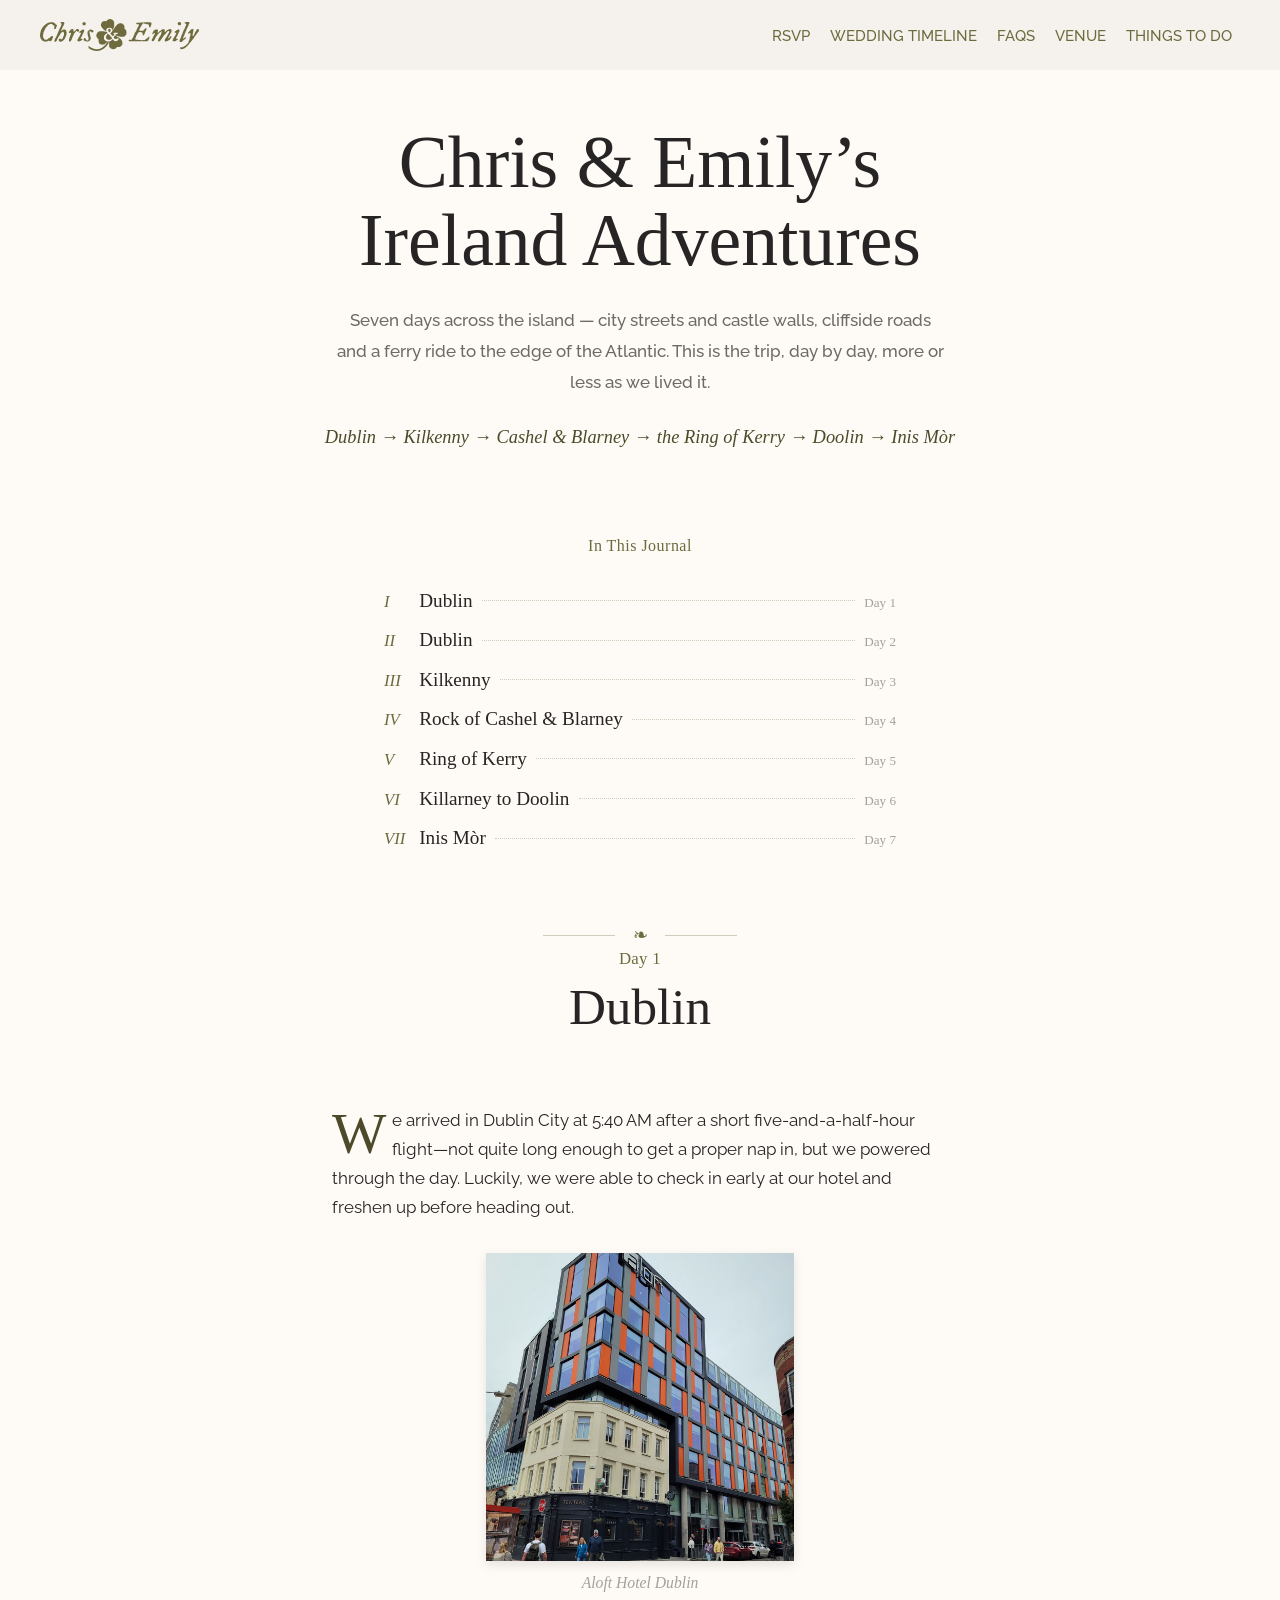
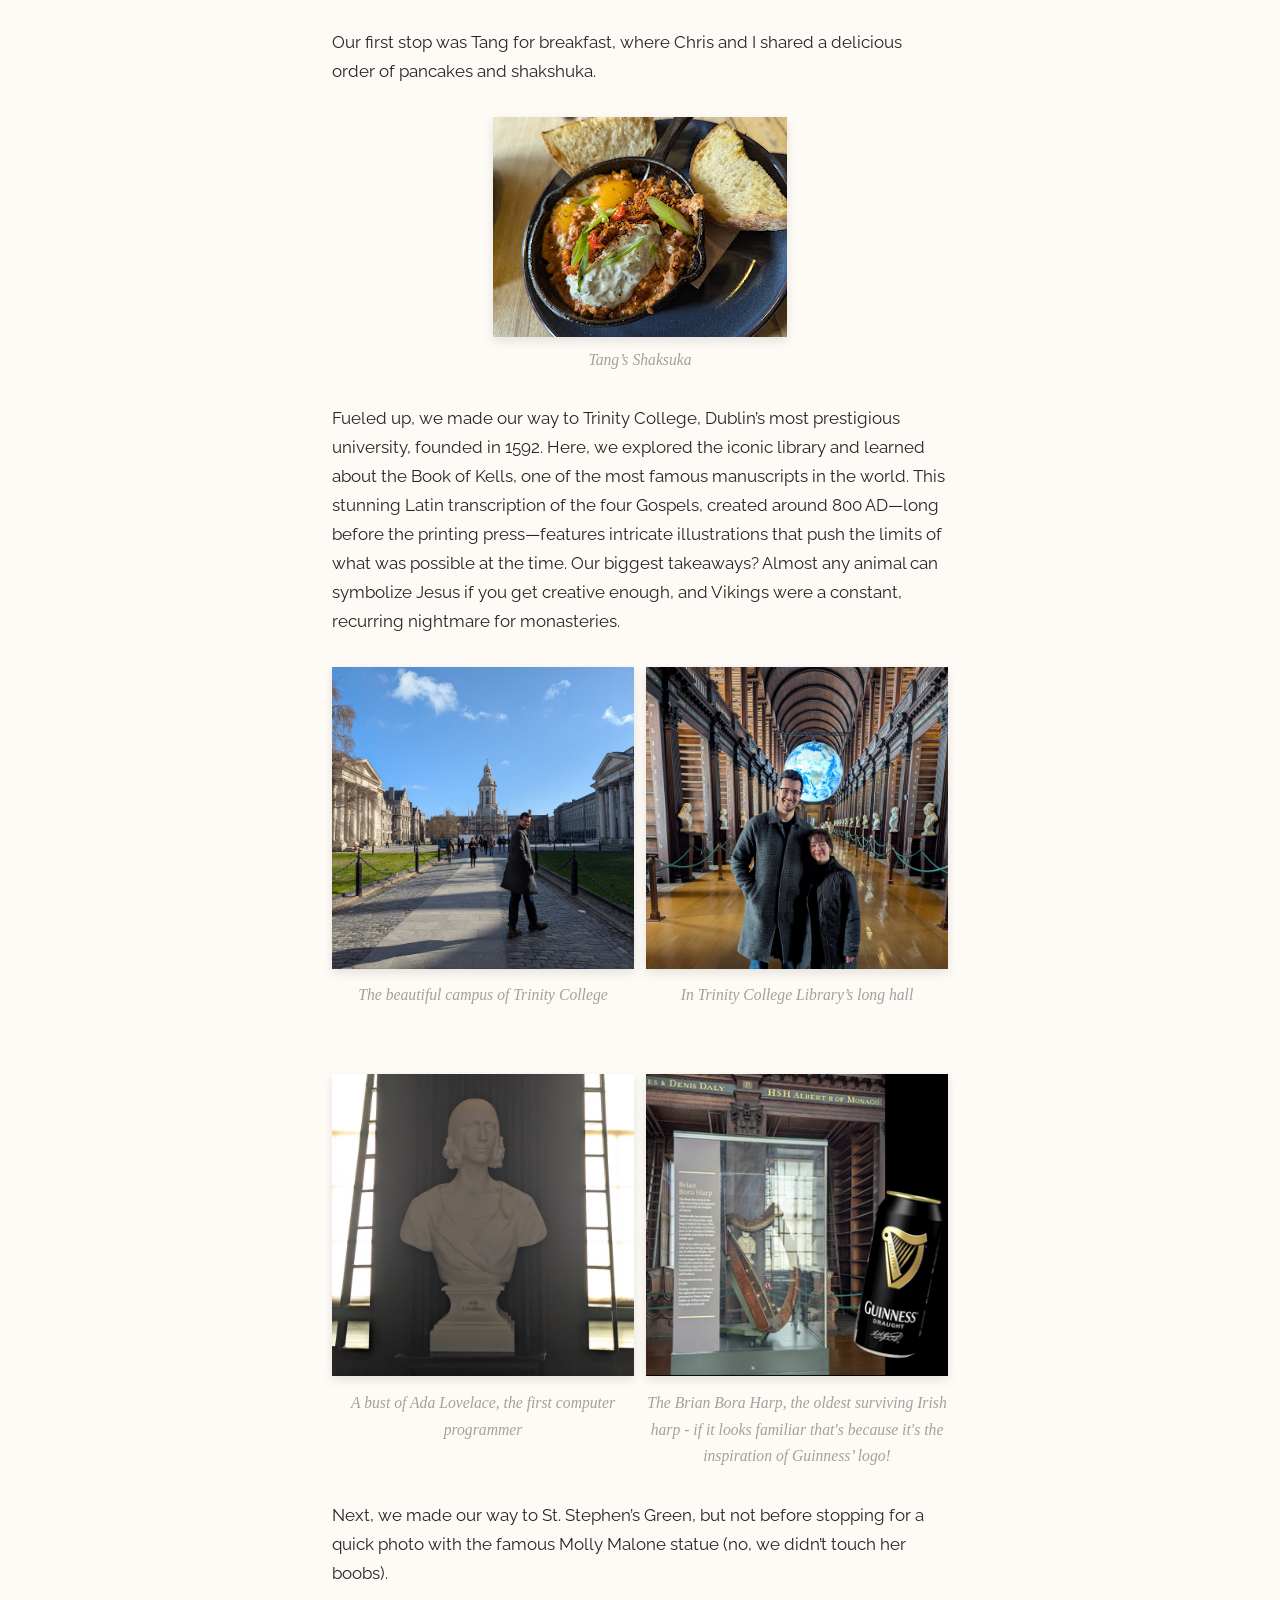
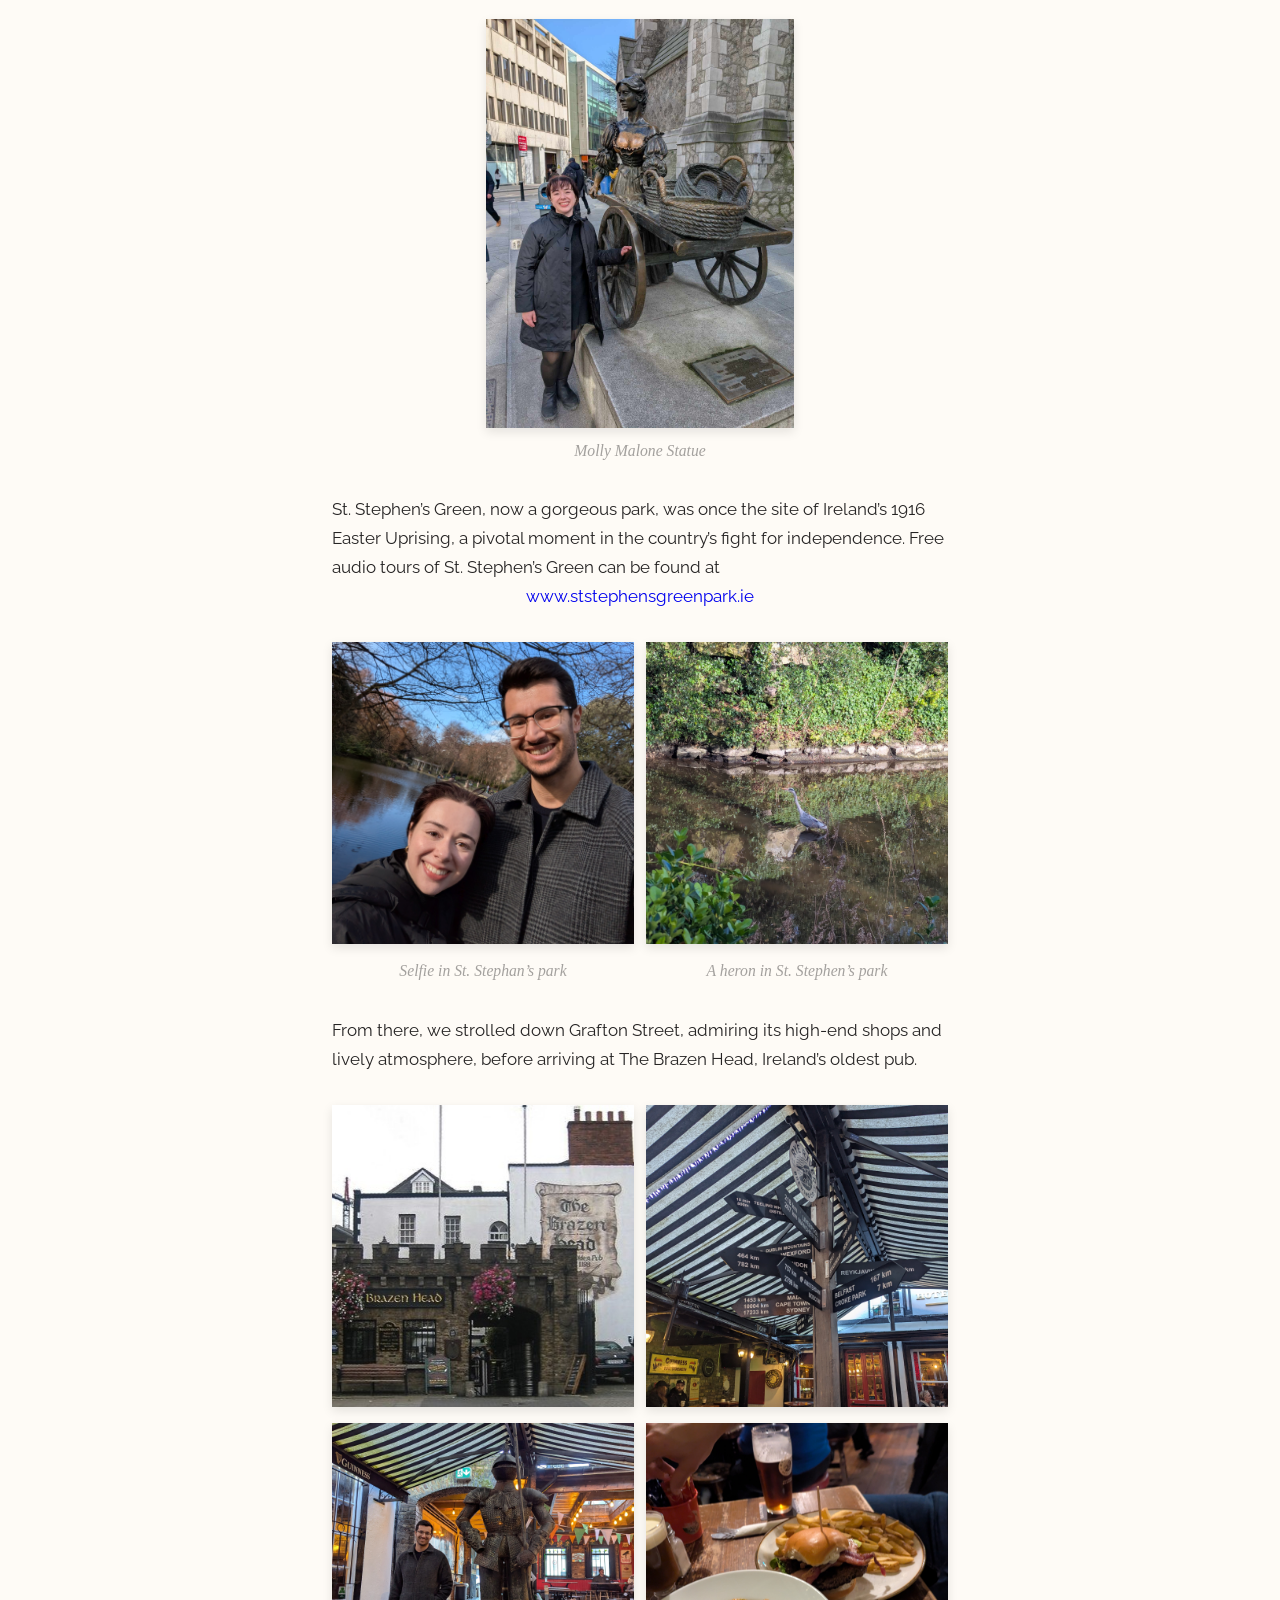
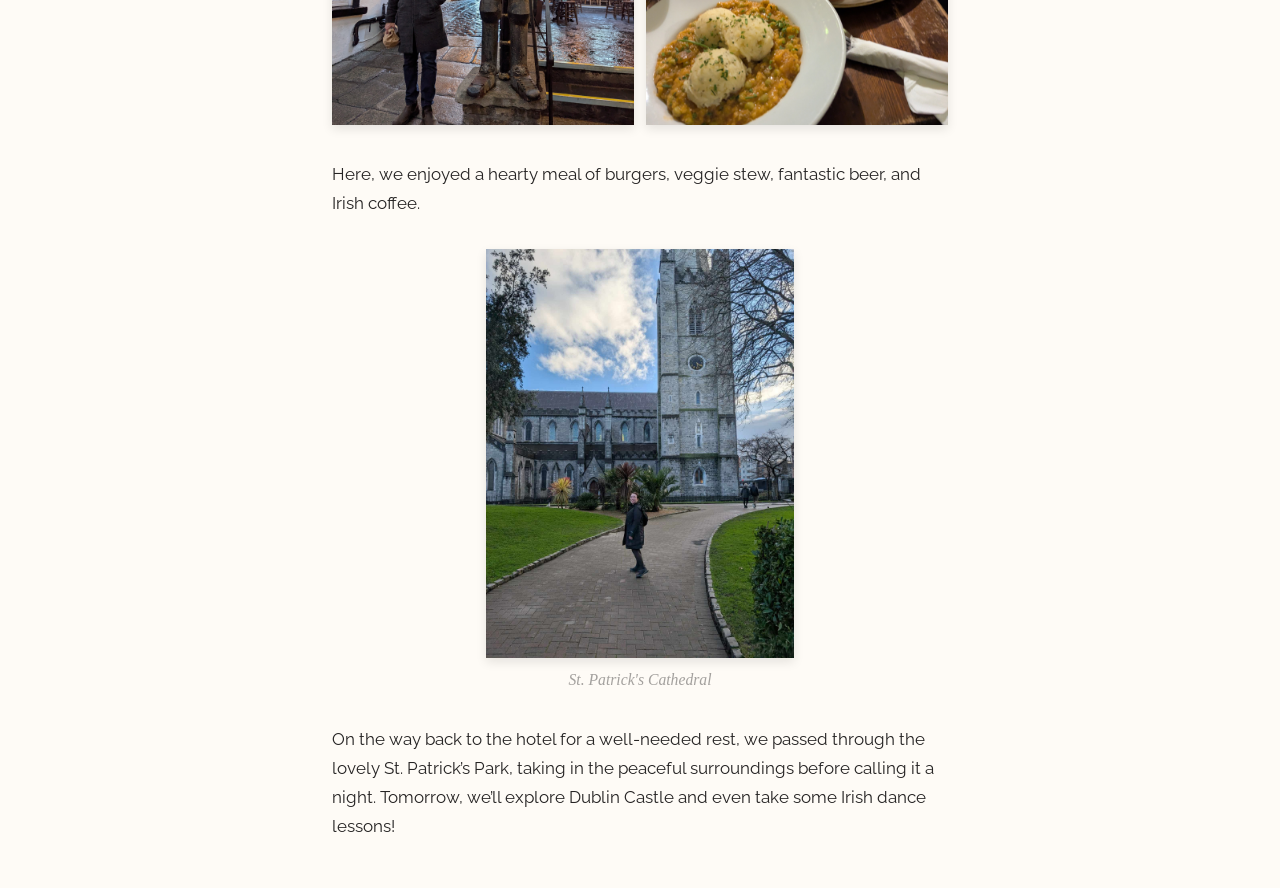
<file: pages/blog.html>
<!DOCTYPE html>
<html lang="en">
<head>
    <meta charset="UTF-8">
    <meta name="viewport" content="width=device-width, initial-scale=1.0">
    <title>Emily & Chris 2026 - FAQs</title>
    <meta name="description" content="Join us as we celebrate our wedding at Huntington Castle." />
    <link rel="stylesheet" href="../style.css">
    <!-- Google Fonts for Editorial Aesthetic -->
    <link rel="preconnect" href="https://fonts.googleapis.com">
    <link rel="preconnect" href="https://fonts.gstatic.com" crossorigin>
    <link href="https://fonts.googleapis.com/css2?family=Cormorant+Garamond:ital,wght@0,300..700;1,300..700&family=IM+Fell+English:ital@0;1&family=Raleway:ital,wght@0,100..900;1,100..900&display=swap" rel="stylesheet">    
    <!-- Favicons -->
    <link rel="icon" type="image/png" sizes="16x16" href="../assets/favicons/favicon-16x16.png">
    <link rel="icon" type="image/png" sizes="32x32" href="../assets/favicons/favicon-32x32.png">
    <link rel="icon" type="image/png" sizes="48x48" href="../assets/favicons/favicon-48x48.png">
    <!-- Open Graph / social + Google preview -->
    <meta property="og:title" content="Christopher & Emily's Wedding" />
    <meta property="og:description" content="Join us as we celebrate our wedding at Huntington Castle." />
    <meta property="og:image" content="https://emilyloveschris.ca/preview.jpg" />
    <meta property="og:url" content="https://emilyloveschris.ca" />
    <meta property="og:type" content="website" />
</head>
<body>

    <!-- Navigation Header -->
     <nav class="navbar">
        <div class="nav-container">
            <div class="nav-logo">
                <a href="../index.html#home"><img src="../assets/logo-dark.svg" alt="wedding logo"></a>
            </div>

            <!-- Links (Desktop) -->
            <div class="nav-links dark">
                <a href="https://forms.gle/PepUDhYXnFHb5H7n9">RSVP</a>
                <a href="../index.html#wedding-timeline" data-target="wedding-timeline">Wedding Timeline</a>
                <a href="../pages/faq.html" data-target="faq">FAQs</a>
                <a href="../index.htmlhttps://huntingtoncastle.com/our-story-1">Venue</a>
                <!--
                <a href="../index.html#bridal-party" data-target="bridal-party">Bridal Party</a>
                -->
                <a href="#local-guide" data-target="local-guide">Things to Do</a>
            </div>

            <!-- Mobile Menu Toggle Button -->
            <button class="mobile-menu-toggle" aria-label="Toggle navigation">
                <span class="bar dark"></span>
                <span class="bar dark"></span>
                <span class="bar dark"></span>
            </button>
        </div>

        <!-- Mobile Overlay Menu (Hidden by default) -->
        <div class="mobile-menu">
            <a href="https://forms.gle/PepUDhYXnFHb5H7n9">RSVP</a>
            <a href="../index.html#wedding-timeline" data-target="wedding-timeline">Wedding Timeline</a>
            <a href="../pages/faq.html" data-target="faq">FAQs</a>
            <a href="../index.htmlhttps://huntingtoncastle.com/our-story-1">Venue</a>
            <!--
            <a href="../index.html#bridal-party" data-target="bridal-party">Bridal Party</a>
            -->
            <a href="#local-guide" data-target="local-guide">Things to Do</a>
        </div>
    </nav>

    <!-- Main Content Wrapper -->
    <main>
      <header class="hero" id="local-guide">
        <h1>Chris &amp; Emily&#8217;s Ireland Adventures</h1>
        <p class="hero-intro">Seven days across the island — city streets and castle walls, cliffside roads and a ferry ride to the edge of the Atlantic. This is the trip, day by day, more or less as we lived it.</p>
        <p class="hero-route">Dublin &rarr; Kilkenny &rarr; Cashel &amp; Blarney &rarr; the Ring of Kerry &rarr; Doolin &rarr; Inis M&ograve;r</p>
      </header>

      <section class="toc" aria-label="Table of contents">
        <p class="toc-heading">In This Journal</p>
        <ol>
          <li><a href="#day-1-dublin"><span class="toc-num">I</span><span class="toc-place">Dublin</span><span class="toc-leader"></span><span class="toc-day">Day 1</span></a></li>
          <li><a href="#day-2-dublin"><span class="toc-num">II</span><span class="toc-place">Dublin</span><span class="toc-leader"></span><span class="toc-day">Day 2</span></a></li>
          <li><a href="#kilkenny"><span class="toc-num">III</span><span class="toc-place">Kilkenny</span><span class="toc-leader"></span><span class="toc-day">Day 3</span></a></li>
          <li><a href="#cashel-blarney"><span class="toc-num">IV</span><span class="toc-place">Rock of Cashel & Blarney</span><span class="toc-leader"></span><span class="toc-day">Day 4</span></a></li>
          <li><a href="#ring-of-kerry"><span class="toc-num">V</span><span class="toc-place">Ring of Kerry</span><span class="toc-leader"></span><span class="toc-day">Day 5</span></a></li>
          <li><a href="#killarney-doolin"><span class="toc-num">VI</span><span class="toc-place">Killarney to Doolin</span><span class="toc-leader"></span><span class="toc-day">Day 6</span></a></li>
          <li><a href="#inis-mor"><span class="toc-num">VII</span><span class="toc-place">Inis Mòr</span><span class="toc-leader"></span><span class="toc-day">Day 7</span></a></li>
        </ol>
      </section>

      <div class="chapter-divider">&#10087;</div>
      <section>
        <div class="chapter-header">
          <p class="eyebrow">Day 1</p>
          <h2 class="chapter-title">Dublin</h2>
        </div>
        <div class="chapter-body">
          <p class="lede">We arrived in Dublin City at 5:40 AM after a short five-and-a-half-hour flight—not quite long enough to get a proper nap in, but we powered through the day. Luckily, we were able to check in early at our hotel and freshen up before heading out.</p>
          <a>
            <img class="small" src="../assets/blog/day-1-dublin/alof.jpg" alt="Aloft Hotel Dublin" loading="lazy">
            <p class="caption">Aloft Hotel Dublin</p>
          </a>
          <p>Our first stop was Tang for breakfast, where Chris and I shared a delicious order of pancakes and shakshuka.</p>
          <a href="https://maps.app.goo.gl/AZdJFFhvA5KPd76DA">
            <img class="small" src="../assets/blog/day-1-dublin/17404203626543150980910872836258.jpg" alt="Dublin Day 1 Breakfast at Tang" loading="lazy">
            <p class="caption">Tang’s Shaksuka</p>
          </a>
          <p>Fueled up, we made our way to Trinity College, Dublin’s most prestigious university, founded in 1592. Here, we explored the iconic library and learned about the Book of Kells, one of the most famous manuscripts in the world. This stunning Latin transcription of the four Gospels, created around 800 AD—long before the printing press—features intricate illustrations that push the limits of what was possible at the time. Our biggest takeaways? Almost any animal can symbolize Jesus if you get creative enough, and Vikings were a constant, recurring nightmare for monasteries.</p>
          <div class="photo-block four">
            <div class="photo">
              <img src="../assets/blog/day-1-dublin/1000015374.jpg" alt="Trinity College Campus" loading="lazy">
              <p class="caption">The beautiful campus of Trinity College</p>
            </div>
            <div class="photo">
              <img src="../assets/blog/day-1-dublin/1000015379.jpg" alt="Trinity College's long hall" loading="lazy">
              <p class="caption">In Trinity College Library’s long hall</p>
            </div>
            <div class="photo">
              <img src="../assets/blog/day-1-dublin/1000015382.jpg" alt="Ada Lovelace" loading="lazy">
              <p class="caption">A bust of Ada Lovelace, the first computer programmer</p>
            </div>
            <div class="photo">
              <img src="../assets/blog/day-1-dublin/harp.png" alt="Irish Harp" loading="lazy">
              <p class="caption">The Brian Bora Harp, the oldest surviving Irish harp - if it looks familiar that's because it's the inspiration of Guinness’ logo!</p>
            </div>
          </div>
          <p>Next, we made our way to St. Stephen’s Green, but not before stopping for a quick photo with the famous Molly Malone statue (no, we didn’t touch her boobs).</p>
          <img class="small" src="../assets/blog/day-1-dublin/1000015424.jpg" alt="Molly Malone" loading="lazy">
          <p class="caption">Molly Malone Statue </p>
          <p>St. Stephen’s Green, now a gorgeous park, was once the site of Ireland’s 1916 Easter Uprising, a pivotal moment in the country’s fight for independence. Free audio tours of St. Stephen’s Green can be found at <a href="https://www.ststephensgreenpark.ie/audioguide/">www.ststephensgreenpark.ie</a></p>
          <div class="photo-block two">
            <div class="photo">
              <img src="../assets/blog/day-1-dublin/1000015404.jpg" alt="Stephen’s Park Shelfie" loading="lazy">
              <p class="caption">Selfie in St. Stephan’s park</p>
            </div>
            <div class="photo">
              <img src="../assets/blog/day-1-dublin/1000015400.jpg" alt="Heron in St. Stephan’s Park" loading="lazy">
              <p class="caption">A heron in St. Stephen’s park</p>
            </div>
          </div>
          <p>From there, we strolled down Grafton Street, admiring its high-end shops and lively atmosphere, before arriving at The Brazen Head, Ireland’s oldest pub.</p>
          <div class="photo-block four">
            <div class="photo">
              <img src="../assets/blog/day-1-dublin/1000015417.jpg" alt="The Brazen Inn Enterance" loading="lazy">
            </div>
            <div class="photo">
              <img src="../assets/blog/day-1-dublin/1000015416.jpg" alt="The Brazen Inn Sign" loading="lazy">
            </div>
            <div class="photo">
              <img src="../assets/blog/day-1-dublin/1000015414.jpg" alt="Chris & Knight at Brazen Inn" loading="lazy">
            </div>
            <div class="photo">
              <img src="../assets/blog/day-1-dublin/1000015407.jpg" alt="Brazen Inn Food" loading="lazy">
            </div>
          </div>
          <p>Here, we enjoyed a hearty meal of burgers, veggie stew, fantastic beer, and Irish coffee.</p>
          <img class="small" src="../assets/blog/day-1-dublin/1000015425.jpg" alt="St. Patrick's Cathedral " loading="lazy">
          <p class="caption">St. Patrick's Cathedral </p>
          <p>On the way back to the hotel for a well-needed rest, we passed through the lovely St. Patrick’s Park, taking in the peaceful surroundings before calling it a night. Tomorrow, we’ll explore Dublin Castle and even take some Irish dance lessons!</p>
        </div>

      </section>
    </main>

    <script src="../script.js"></script>
</body>
</html>
</file>
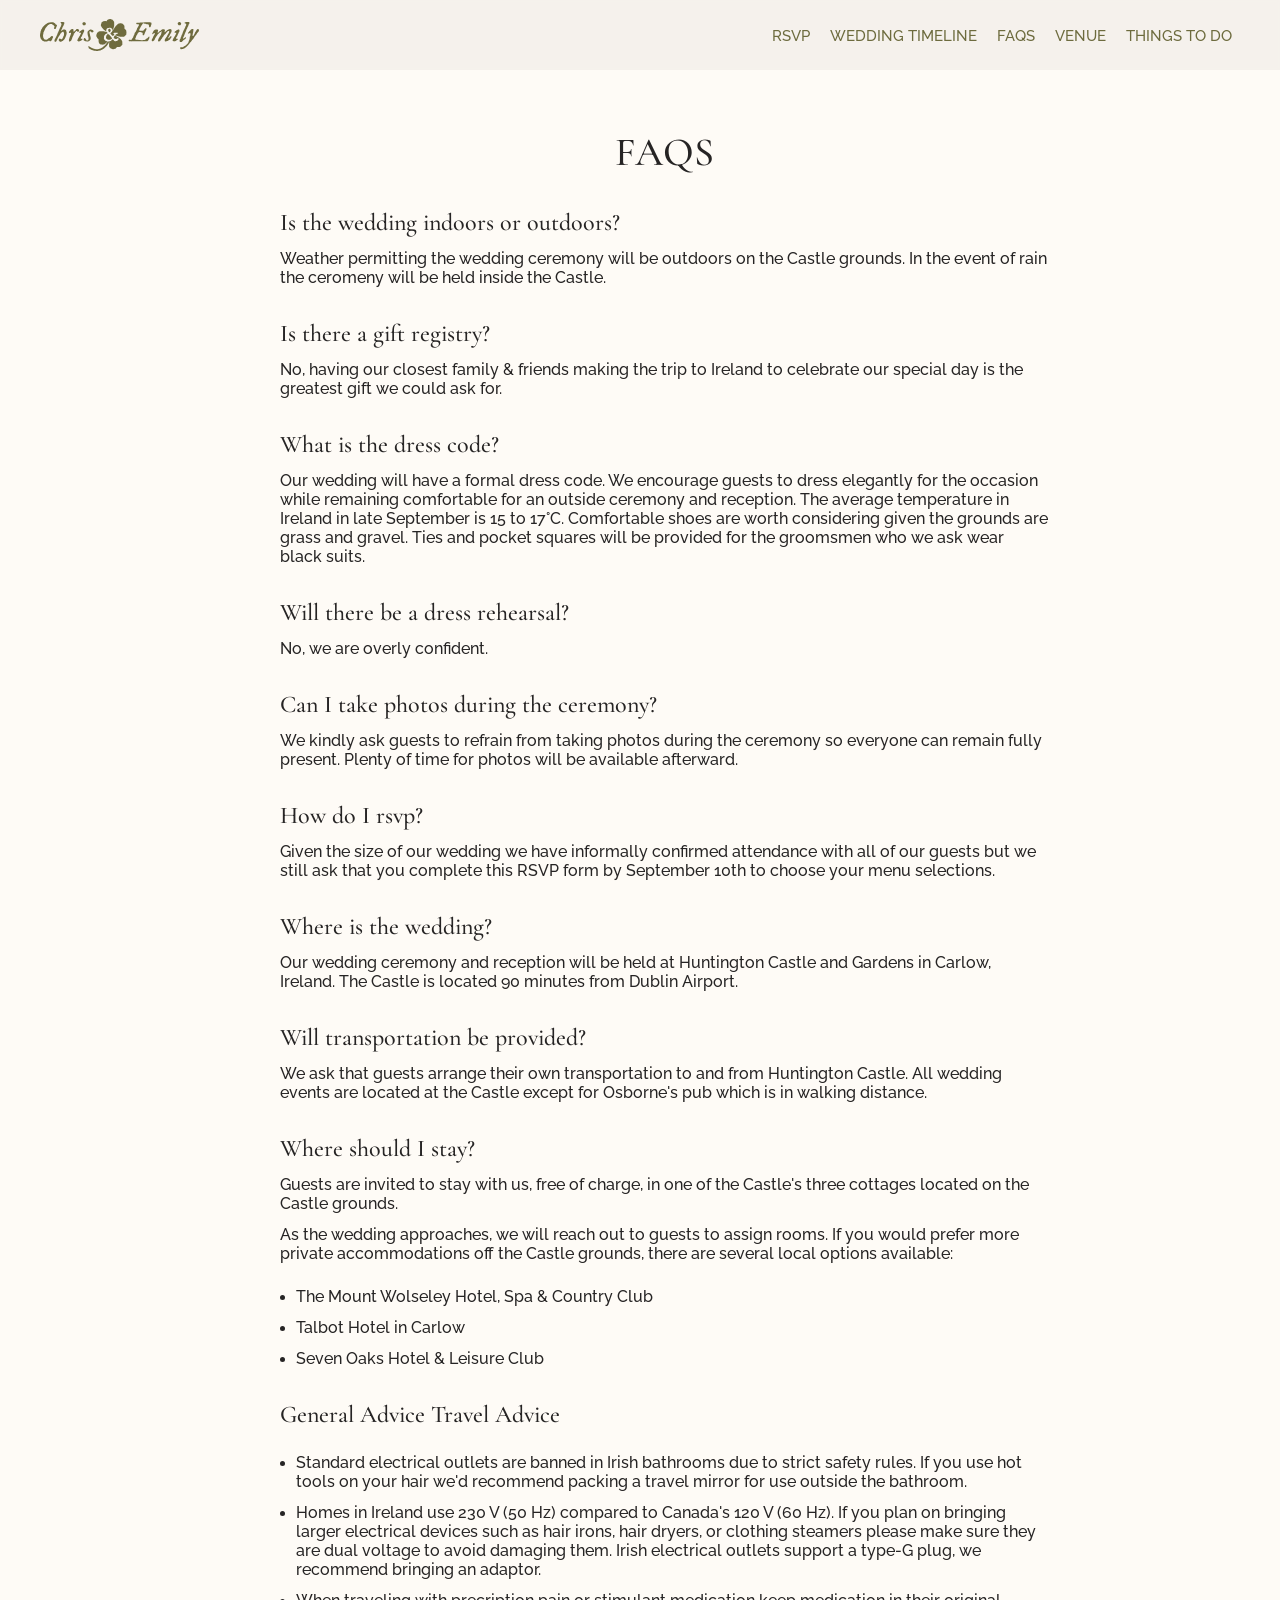
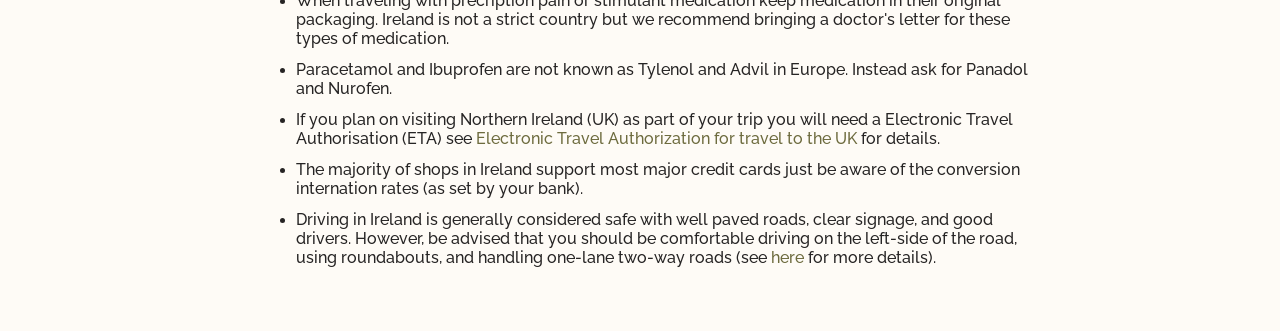
<file: pages/faq.html>
<!DOCTYPE html>
<html lang="en">
<head>
    <meta charset="UTF-8">
    <meta name="viewport" content="width=device-width, initial-scale=1.0">
    <title>Emily & Chris 2026 - FAQs</title>
    <meta name="description" content="Join us as we celebrate our wedding at Huntington Castle." />
    <link rel="stylesheet" href="../style.css">
    <!-- Google Fonts for Editorial Aesthetic -->
    <link rel="preconnect" href="https://fonts.googleapis.com">
    <link rel="preconnect" href="https://fonts.gstatic.com" crossorigin>
    <link href="https://fonts.googleapis.com/css2?family=Cormorant+Garamond:ital,wght@0,300..700;1,300..700&family=IM+Fell+English:ital@0;1&family=Raleway:ital,wght@0,100..900;1,100..900&display=swap" rel="stylesheet">    
    <!-- Favicons -->
    <link rel="icon" type="image/png" sizes="16x16" href="../assets/favicons/favicon-16x16.png">
    <link rel="icon" type="image/png" sizes="32x32" href="../assets/favicons/favicon-32x32.png">
    <link rel="icon" type="image/png" sizes="48x48" href="../assets/favicons/favicon-48x48.png">
    <!-- Open Graph / social + Google preview -->
    <meta property="og:title" content="Christopher & Emily's Wedding" />
    <meta property="og:description" content="Join us as we celebrate our wedding at Huntington Castle." />
    <meta property="og:image" content="https://emilyloveschris.ca/preview.jpg" />
    <meta property="og:url" content="https://emilyloveschris.ca" />
    <meta property="og:type" content="website" />
</head>
<body>

    <!-- Navigation Header -->
     <nav class="navbar">
        <div class="nav-container">
            <div class="nav-logo">
                <a href="../index.html#home"><img src="../assets/logo-dark.svg" alt="wedding logo"></a>
            </div>

            <!-- Links (Desktop) -->
            <div class="nav-links dark">
                <a href="https://forms.gle/PepUDhYXnFHb5H7n9">RSVP</a>
                <a href="../index.html#wedding-timeline" data-target="wedding-timeline">Wedding Timeline</a>
                <a href="#faq" data-target="faq">FAQs</a>
                <a href="../index.htmlhttps://huntingtoncastle.com/our-story-1">Venue</a>
                <!--
                <a href="../index.html#bridal-party" data-target="bridal-party">Bridal Party</a>
                -->
                <a href="../pages/blog.html#local-guide" data-target="local-guide">Things to Do</a>
            </div>

            <!-- Mobile Menu Toggle Button -->
            <button class="mobile-menu-toggle" aria-label="Toggle navigation">
                <span class="bar dark"></span>
                <span class="bar dark"></span>
                <span class="bar dark"></span>
            </button>
        </div>

        <!-- Mobile Overlay Menu (Hidden by default) -->
        <div class="mobile-menu">
            <a href="https://forms.gle/PepUDhYXnFHb5H7n9">RSVP</a>
            <a href="../index.html#wedding-timeline" data-target="wedding-timeline">Wedding Timeline</a>
            <a href="#faq" data-target="faq">FAQs</a>
            <a href="../index.htmlhttps://huntingtoncastle.com/our-story-1">Venue</a>
            <!--
            <a href="../index.html#bridal-party" data-target="bridal-party">Bridal Party</a>
            -->
            <a href="../pages/blog.html#local-guide" data-target="local-guide">Things to Do</a>
        </div>
    </nav>

    <!-- Main Content Wrapper -->
    <main>

        <!-- FAQ VIEW -->
        <section id="faq">
            <h1>FAQS</h1>
            <div class="question-block">
                <p class="question">Is the wedding indoors or outdoors?</p>
                <p class="answer">Weather permitting the wedding ceremony will be outdoors on the Castle grounds. In the event of rain the ceromeny will be held inside the Castle.</p>
            </div>
            <div class="question-block">
                <p class="question">Is there a gift registry?</p>
                <p class="answer">No, having our closest family & friends making the trip to Ireland to celebrate our special day is the greatest gift we could ask for.</p>
            </div>
            <div class="question-block">
                <p class="question">What is the dress code?</p>
                <p class="answer">Our wedding will have a formal dress code. We encourage guests to dress elegantly for the occasion while remaining comfortable for an outside ceremony and reception. The average temperature in Ireland in late September is 15 to 17°C. Comfortable shoes are worth considering given the grounds are grass and gravel. Ties and pocket squares will be provided for the groomsmen who we ask wear black suits.</p>
            </div>
            <div class="question-block">
                <p class="question">Will there be a dress rehearsal?</p>
                <p class="answer">No, we are overly confident.</p>
            </div>
            <div class="question-block">
                <p class="question">Can I take photos during the ceremony?</p>
                <p class="answer">We kindly ask guests to refrain from taking photos during the ceremony so everyone can remain fully present. Plenty of time for photos will be available afterward.</p>
            </div>
            <div class="question-block">
                <p class="question">How do I rsvp?</p>
                <p class="answer">Given the size of our wedding we have informally confirmed attendance with all of our guests but we still ask that you complete this RSVP form by September 10th to choose your menu selections.</p>
            </div>
            <div class="question-block">
                <p class="question">Where is the wedding?</p>
                <p class="answer">Our wedding ceremony and reception will be held at Huntington Castle and Gardens in Carlow, Ireland. The Castle is located 90 minutes from Dublin Airport.</p>
            </div>
            <div class="question-block">
                <p class="question">Will transportation be provided?</p>
                <p class="answer">We ask that guests arrange their own transportation to and from Huntington Castle. All wedding events are located at the Castle except for Osborne's pub which is in walking distance.</p>
            </div>
            <div class="question-block">
                <p class="question">Where should I stay?</p>
                <p class="answer">Guests are invited to stay with us, free of charge, in one of the Castle's three cottages located on the Castle grounds.</p>
                <p class="answer">As the wedding approaches, we will reach out to guests to assign rooms. If you would prefer more private accommodations off the Castle grounds, there are several local options available:</p>
                <ul>
                    <li><a href="https://secure.mountwolseley.ie/convert/site/Mount%20Wolseley%20Hotel%20Spa%20and%20Golf%20Resort/en/results.php?currency=EUR&partya=2&checkin=2026-09-22&nights=2"><p>The Mount Wolseley Hotel, Spa & Country Club</p></a></li>
                    <li><a href="https://www.talbotcarlow.ie/"><p>Talbot Hotel in Carlow</p></a></li>
                    <li><a href="https://www.sevenoakshotel.com/"><p>Seven Oaks Hotel & Leisure Club</p></a></li>
                </ul>
            </div>
            <div class="question-block">
                <p class="question">General Advice Travel Advice</p>
                <ul>
                    <li>
                        <p>Standard electrical outlets are banned in Irish bathrooms due to strict safety rules. If you use hot tools on your hair we'd recommend packing a travel mirror for use outside the bathroom.</p>
                    </li>
                    <li>
                        <p>Homes in Ireland use 230 V (50 Hz) compared to Canada's 120 V (60 Hz). If you plan on bringing larger electrical devices such as hair irons, hair dryers, or clothing steamers please make sure they are dual voltage to avoid damaging them. Irish electrical outlets support a type-G plug, we recommend bringing an adaptor.</p>
                    </li>
                    <li>
                        <p>When traveling with precription pain or stimulant medication keep medication in their original packaging. Ireland is not a strict country but we recommend bringing a doctor's letter for these types of medication.</p>
                    </li>
                    <li>
                        <p>Paracetamol and Ibuprofen are not known as Tylenol and Advil in Europe. Instead ask for Panadol and Nurofen.</p>
                    </li>
                    <li>
                        <p>If you plan on visiting Northern Ireland (UK) as part of your trip you will need a Electronic Travel Authorisation (ETA) see <a href="https://www.aircanada.com/ca/en/aco/home/book/travel-news-and-updates/2026/eTA-for-flights-to-uk.html#/">Electronic Travel Authorization for travel to the UK</a> for details.</p>
                    </li>
                    <li>
                        <p>The majority of shops in Ireland support most major credit cards just be aware of the conversion internation rates (as set by your bank).</p>
                    </li>
                    <li>
                        <p>Driving in Ireland is generally considered safe with well paved roads, clear signage, and good drivers. However, be advised that you should be comfortable driving on the left-side of the road, using roundabouts, and handling one-lane two-way roads (see <a href="https://www.instagram.com/reel/DakooiKCDg0/?utm_source=ig_web_copy_link&igsh=MzRlODBiNWFlZA==">here</a> for more details).</p>
                    </li>
                </ul>
            </div>
        </section>

    </main>

    <!--
    <footer>
        <p>&copy; Emily Illidge. Created with love.</p>
    </footer>
    -->

    <script src="../script.js"></script>
</body>
</html>
</file>
<file: style.css>
@font-face {
    font-family: 'BlackEditorialScript';
    src: url('./assets/fonts/gr-alternate.otf') format('truetype');
    font-weight: normal;
    font-style: normal;
    font-display: swap;
}

.new-font {
    font-family: 'BlackEditorialScript', sans-serif !important;
    color: black;
}

/* --- Core Base Styles & Custom Variables --- */
:root {
    --color-white-rgb: 250, 246, 236;
    --color-bg-light: #FEFBF6;
    --color-primary: #6D6B3E;
    --color-text-dark: #262424;
    --color-text-light: #FFFFFF;
    --color-accent: #5C2A4D;
    --font-serif: 'Cormorant Garamond', serif;
    --font-sans: 'Raleway', Arial, sans-serif;
    --font-title: "IM Fell English", Georgia, serif;
    --transition-speed: 0.3s;

    --moss: #6D6B3E;
    --moss-deep: #4C4A2A;
    --moss-tint: rgba(109, 107, 62, 0.16);
    --moss-tint-2: rgba(109, 107, 62, 0.32);
    --parchment: #FEFBF6;
    --parchment-2: #F3EEE1;
    --ink: #262424;
    --ink-soft: rgba(38, 36, 36, 0.68);
    --ink-faint: rgba(38, 36, 36, 0.42);
    --cell-width: 50%;
}

* {
    margin: 0;
    padding: 0;
}

html,
body {
    width: 100%;
    overflow-x: hidden;
    margin: 0;
    padding: 0;
    background-color: var(--color-bg-light);
    color: var(--color-text-dark);
}

h1 {
    font-family: var(--font-serif);
    text-transform: uppercase;
    font-size: 2.5rem;
    font-weight: 500;
    color: var(--color-text-dark);
}

h3 {
    font-family: var(--font-serif);
    font-size: 1.5rem;
    font-weight: 500;
    color: var(--color-text-dark);
    font-style: italic;
}

p {
    font-size: 1rem;
    font-weight: 500;
    color: var(--color-text-dark);
    font-family: var(--font-sans);
}

#wedding-timeline,
#count-down,
#bridal-party,
#faq {
    padding: 64px 24px 64px 24px;
}

@media (max-width: 768px) {
    h1 {
        font-size: 3rem;
        padding-top: 16px;
    }

    #wedding-timeline,
    #count-down,
    #bridal-party,
    #faq {
        padding: 32px 24px 48px 24px;
    }
}

/* --- Navbar -- */
/* Navbar Wrapper */
.navbar {
    font-family: var(--font-sans);
    text-transform: uppercase;
    letter-spacing: 22%;
    /*
    position: sticky;
    top: 0;
    */
    z-index: 1000;
    width: 100%;
    /* Transparent background with a modern glass blur effect */
    background-color: rgba(166, 159, 149, 0.1);
    backdrop-filter: blur(1.5px);
    -webkit-backdrop-filter: blur(1.5px);

    transition: background-color 0.3s ease;
}

/* Navbar Content Container */
.nav-container {
    display: flex;
    justify-content: space-between;
    max-width: 1200px;
    margin: 0 auto;
    padding: 0 2rem;
    height: 70px;
    align-items: center;
}

/* Typography & Links */
.nav-links a {
    color: var(--color-text-light);
    text-decoration: none;
    font-size: 0.95rem;
    font-weight: 500;
    transition: color 0.2s ease;
    padding: 0px 8px;
}

.nav-links a:hover {
    font-weight: 600;
}

.nav-links.dark a {
    color: var(--color-primary) !important;
}

/* Alignment within the grid columns */
.left-links {
    display: flex;
    gap: 2rem;
    justify-content: flex-start;
}

.right-links {
    display: flex;
    gap: 2rem;
    justify-content: flex-end;
}

.nav-logo {
    display: flex;
    align-items: center;
    justify-content: center;
}

.nav-logo a {
    display: inline-flex;
    height: 100%;
}

.nav-logo a img {
    height: 32px;
    display: block;
}

/* Hide Mobile Elements by Default */
.mobile-menu-toggle,
.mobile-menu {
    display: none;
}

/* ==========================================================================
   Responsive Mobile Styles (Screens smaller than 768px)
   ========================================================================== */
@media (max-width: 768px) {
    .nav-container {
        display: grid;
        grid-template-columns: 1fr auto 1fr;
        align-items: center;
    }

    .nav-logo {
        grid-column: 2;
        justify-self: center;
    }

    /* Hide desktop link columns */
    .nav-links {
        display: none;
    }

    /* Hamburger Menu Button */
    .mobile-menu-toggle {
        grid-column: 3;
        justify-self: end;
        display: flex;
        flex-direction: column;
        justify-content: space-between;
        width: 24px;
        height: 18px;
        background: transparent;
        border: none;
        cursor: pointer;
    }

    .mobile-menu-toggle .bar {
        width: 100%;
        height: 2px;
        background-color: var(--color-bg-light);
        transition: all 0.3s ease;
    }

    .mobile-menu-toggle .bar.dark {
        background-color: var(--moss);
    }

    /* Transform burger bars into an 'X' when active */
    .mobile-menu-toggle.is-active .bar:nth-child(1) {
        transform: translateY(8px) rotate(45deg);
    }

    .mobile-menu-toggle.is-active .bar:nth-child(2) {
        opacity: 0;
    }

    .mobile-menu-toggle.is-active .bar:nth-child(3) {
        transform: translateY(-8px) rotate(-45deg);
    }

    /* Fullscreen/Dropdown Mobile Menu Drawer */
    .mobile-menu {
        display: flex;
        flex-direction: column;
        align-items: center;
        justify-content: center;
        gap: 2rem;
        position: fixed;
        top: 70px;
        /* Aligns right under the navbar header */
        left: 0;
        width: 100%;
        height: calc(100vh - 70px);
        background-color: rgba(17, 17, 17, 0.95);
        backdrop-filter: blur(15px);
        transform: translateY(-100%);
        opacity: 0;
        pointer-events: none;
        transition: transform 0.4s cubic-bezier(0.16, 1, 0.3, 1), opacity 0.3s ease;
    }

    .mobile-menu.is-open {
        transform: translateY(0);
        opacity: 1;
        pointer-events: auto;
    }

    .mobile-menu a {
        color: #fff;
        font-size: 1.5rem;
        text-decoration: none;
        font-weight: 600;
    }
}


/* --- Hero Section & Custom Components --- */
.hero-section {
    margin-top: -70px;

    display: flex;
    justify-content: center;
    flex-direction: column;
    align-items: center;

    /* Extra top padding keeps the greeting clear of the transparent floating header elements */
    /*padding: 180px 20px 100px 20px; */
    /*background: radial-gradient(circle, rgba(247,243,235,1) 0%, rgba(253,251,247,1) 100%);*/
    /* Forces the element to match the exact viewport dimensions */
    width: 100vw;
    height: 100dvw;
    height: 100dvh;

    /* Background image properties */
    background-image: linear-gradient(rgba(0, 0, 0, 0.10), rgba(0, 0, 0, 0.10)), url('./assets/castle-water-colour.png');
    background-position: center;
    background-repeat: no-repeat;
    background-size: cover;
}

.hero-section .title {
    display: flex;
    flex-direction: column;
    justify-content: center;
    align-items: center;
    text-align: center;
    gap: 24px;
}

.hero-section .title .subtitle {
    font-family: var(--font-serif);
    font-weight: 500;
    letter-spacing: 10%;
    font-size: 2rem;
    text-transform: uppercase;
    color: var(--color-text-light);
    text-shadow: 2px 2px 8px rgba(0, 0, 0, 0.7);
}

.hero-section .title .header {
    text-transform: none;
    font-family: var(--font-title);
    font-weight: 400;
    font-size: 4rem;
    font-style: italic;
    color: var(--color-text-light);
    text-shadow: 2px 2px 8px rgba(0, 0, 0, 0.7);
}

.hero-section-blurr {
    width: 100%;
    height: 75px;
    margin-top: -75px;
    align-self: flex-end;
    background: linear-gradient(to top, var(--color-bg-light), transparent);
}

.hero-section a#rsvp-btn {
    text-decoration: none;
    cursor: pointer;
    background-color: var(--color-primary);
    color: var(--color-text-dark);
    text-transform: uppercase;
    font-size: 1.5em;
    padding: 12px 24px;
    border-radius: 24px;
    margin-top: 24px;
    font-family: var(--font-title);
    letter-spacing: 0.5px;
    box-shadow: 0 4px 10px rgba(0, 0, 0, 0.1);
}

@media (max-width: 768px) {
    .hero-section .title {
        gap: 12px;
    }

    .hero-section .title .subtitle {
        font-size: 1.75rem;
        width: 80%;
    }

    .hero-section .title .header {
        font-size: 2.5rem;
    }
}


/* --- Countdown Timer --- */
#count-down {
    background-image: url('./assets/damask_pattern_desktop.png');
    display: flex;
    justify-content: center;
    align-items: center;
    flex-direction: column;
    /*background-color: var(--color-primary);*/
    color: var(--color-text-light);
    gap: 24px;
}

#count-down h1 {
    color: var(--color-text-light);
}

.timer-display {
    display: flex;
    justify-content: center;
    align-items: flex-start;
}

.time-block {
    display: flex;
    flex-direction: column;
    align-items: center;
    min-width: 86px;
}

.number,
.separator {
    font-family: var(--font-sans);
    font-weight: 500;
    font-size: 4rem;
    line-height: 1;
}

.separator {
    padding: 0px 4px;
}

.label {
    font-family: var(--font-sans);
    font-size: 0.75rem;
    font-weight: 600;
    letter-spacing: 22%;
    text-transform: uppercase;
    margin-top: 0.8rem;
}

@media (max-width: 768px) {
    #count-down {
        /*background-image: url('./assets/damask_pattern_mobile.png');*/
        background-position: center;
        background-repeat: no-repeat;
        background-size: cover;
        height: 100dvh;
        box-sizing: border-box;
        /* This keeps padding inside the lines */
    }

    #count-down h1 {
        width: 90%;
        font-size: 3rem;
        text-align: center;
    }

    .number,
    .separator {
        font-size: 2.5rem;
    }

    .time-block {
        min-width: 16%;
    }
}


/* --- TIMELINE --- */
#wedding-timeline {
    display: flex;
    flex-direction: column;
    justify-content: center;
    align-items: center;
    text-align: center;
    width: 100%;
    gap: 32px;
    box-sizing: border-box;
    /* This keeps padding inside the lines */
}

.timeline-container {
    display: flex;
    flex-direction: column;
    justify-content: center;
    align-items: center;
    width: 100%;
    overflow: visible;
    position: relative;
    box-sizing: border-box;
    /* This keeps padding inside the lines */
}

.timeline-event {
    width: 100%;
    display: flex;
}

.timeline-event div {
    position: relative;
    min-width: 50%;
    max-width: 50%;
    height: 135px;
    padding: 12px 24px;
    display: flex;
    flex-direction: column;
    justify-content: center;
    box-sizing: border-box;
    /* This keeps padding inside the lines */
}

.timeline-event div.right {
    text-align: right;
    align-items: end;
}

.timeline-event div.left {
    text-align: left;
    border-left: 1px solid var(--color-text-dark);
    align-items: start;
}

/* 2. The Circle (The Dot) */
.timeline-event div.left::before {
    content: '';
    position: absolute;
    width: 6px;
    height: 6px;
    background-color: var(--color-text-dark);
    border-radius: 50%;

    /* Pins it precisely in the center of the vertical line */
    left: -0.5px;
    top: 50%;
    transform: translate(-50%, -50%);
    z-index: 1;
    /* Ensures it sits on top of the line */
}

.timeline-event div img {
    height: 75px;
}

#timeline-camera {
    height: 65px;
}

#timeline-hair-and-makeup {
    height: 80px;
}

#timeline-plate {
    height: 90px;
}

#timeline-castle,
#timeline-car {
    height: 120px;
}

#timeline-champagne,
#timeline-pub {
    height: 135px;
}

@media (max-width: 768px) {


    .timeline-event div {
        height: 175px;
        padding: 0px;
    }

    .timeline-event div.left {
        padding-left: 32px;
    }

    .timeline-event div.right {
        padding-right: 32px;
    }

    #wedding-timeline h1 {
        width: 80%;
    }
}


/* --- BRIDAL PARTY --- */
#bridal-party {
    display: flex;
    flex-direction: column;
    justify-content: center;
    align-items: center;
    text-align: center;
    width: 100%;
    gap: 32px;
    box-sizing: border-box;
    /* This keeps padding inside the lines */
}

#bridal-party #bridesmaids,
#bridal-party #groomsmen {
    display: flex;
    justify-content: center;
    align-items: center;
    gap: 32px;
}

#bridal-party #bridesmaids p,
#bridal-party #groomsmen p {
    text-transform: uppercase;
    letter-spacing: 1px;
}

#bridal-party #bridesmaids img,
#bridal-party #groomsmen img {
    width: 200px;
    filter: grayscale(100%);
}

@media (min-width: 769px) {
    #bridal-party {
        height: 100dvh;
    }
}

@media (max-width: 768px) {

    #bridal-party #bridesmaids,
    #bridal-party #groomsmen {
        flex-wrap: wrap;
    }

    #bridal-party #bridesmaids img,
    #bridal-party #groomsmen img {
        width: 90%;
    }
}

/* --- FAQ --- */
section#faq {
    background-color: var(--color-bg-light);
    color: var(--color-text-dark);
    display: flex;
    flex-direction: column;
    justify-content: center;
    align-items: center;
    text-align: center;
    width: 100%;
    gap: 32px;
    margin-top: -70px;
}

#faq h1 {
    padding-top: 64px;
    color: var(--color-text-dark);
}

#faq .question-block {
    width: 60%;
}

#faq p {
    color: var(--color-text-dark);
    text-align: left;
}

#faq p.question {
    font-family: var(--font-serif);
    font-size: 24px;
}

#faq p.answer {
    padding-top: 12px;
}

#faq ul {
    padding-left: 16px;
    padding-top: 12px;
    color: var(--color-text-dark);
}

#faq li {
    padding-top: 12px;
}

#faq a {
    text-decoration: none;
    color: var(--color-primary);
}

#faq a:hover {
    text-decoration: none;
    transition: color 0.2s ease;
    font-weight: 600;
}

@media (max-width: 768px) {
    #faq {
        padding: 32px 0px 48px 0px;
        text-align: left;
        width: 100dvw;
    }

    #faq .question-block {
        width: calc(100% - 48px);
        padding-left: 24px;
        padding-right: 24px;
    }
}


/* --- FOOTER --- */
footer {
    text-align: center;
}


/* --- BLOG --- */
/* ---------------------------------------------------------
   Table of contents (book-style)
--------------------------------------------------------- */
.toc {
    padding: 2.4rem 1.5rem 3.6rem;
}

.toc-heading {
    text-align: center;
    font-family: var(--display-sc);
    color: var(--moss);
    font-size: 1rem;
    letter-spacing: 0.03em;
    margin-bottom: 1.6rem;
}

.toc ol {
    list-style: none;
    margin: 0 auto;
    padding: 0;
    max-width: 32rem;
}

.toc li a {
    display: flex;
    align-items: baseline;
    gap: 0.6rem;
    text-decoration: none;
    color: var(--ink);
    padding: 0.55rem 0;
}

.toc-num {
    font-family: var(--display);
    font-style: italic;
    color: var(--moss);
    font-size: 1.05rem;
    flex: none;
    min-width: 1.6rem;
}

.toc-place {
    font-family: var(--display);
    font-size: 1.2rem;
    white-space: nowrap;
}

.toc-leader {
    flex: 1;
    border-bottom: 1px dotted var(--moss-tint-2);
    position: relative;
    top: -0.35em;
}

.toc-day {
    font-family: var(--body);
    font-size: 0.82rem;
    color: var(--ink-faint);
    white-space: nowrap;
}

.hero {
    position: relative;
    padding: 3.4rem 1.5rem 3.2rem;
    text-align: center;
    overflow: hidden;
}

.hero h1 {
    font-size: clamp(2.7rem, 7vw, 4.6rem);
    line-height: 1.05;
    color: var(--ink);
    max-width: 16ch;
    margin: 0 auto;
    text-transform: none;
    font-family: var(--font-title);

}

.hero-intro {
    max-width: 38rem;
    margin: 1.6rem auto 0;
    font-size: 1.08rem;
    color: var(--ink-soft);
    line-height: 1.8;
}

.hero-route {
    margin-top: 1.8rem;
    font-family: var(--font-title);
    font-style: italic;
    color: var(--moss-deep);
    font-size: 1.15rem;
}

.chapter-divider {
    display: flex;
    align-items: center;
    justify-content: center;
    gap: 1.1rem;
    color: var(--moss);
    font-size: 1.1rem;
    padding: 0.6rem 1.5rem 0.2rem;
}

.chapter-divider::before,
.chapter-divider::after {
    content: "";
    height: 1px;
    width: 4.5rem;
    background: var(--moss-tint-2);
}

.chapter-header {
    text-align: center;
    padding: 0 1.5rem;
}

.eyebrow {
    font-family: var(--font-title);
    color: var(--moss);
    font-size: 1.05rem;
    letter-spacing: 0.02em;
    margin-bottom: 0.5rem;
}

.chapter-title {
    font-size: clamp(2.1rem, 5.2vw, 3.2rem);
    color: var(--ink);
    font-family: var(--font-title);
    margin: 0;
    font-weight: 400;
}

.chapter-body {
    width: 100%;
    margin: 0;
    padding: 2.4rem 1.5rem 1rem;
    box-sizing: border-box;
    display: flex;
    flex-direction: column;
    align-items: center;
    justify-content: center;
}

.chapter-body img {
    box-shadow: 0 4px 10px rgba(0, 0, 0, 0.1);
}

.chapter-body img.small {
    max-width: 25%;
}

.chapter-body p {
    max-width: var(--cell-width);
    font-family: var(--font-sans);
    display: block;
    margin-block-start: 1em;
    margin-block-end: 1em;
    margin-inline-start: 0px;
    margin-inline-end: 0px;
    unicode-bidi: isolate;
    margin: 1.95rem 0px;
    color: var(--ink);
    font-weight: 400;
    font-size: 17px;
    line-height: 1.7;
    -webkit-font-smoothing: antialiased;
}

.chapter-body p.lede::first-letter {
    font-family: var(--font-title);
    font-size: 3.6rem;
    float: left;
    line-height: 0.82;
    padding: 0.08em 0.09em 0 0;
    color: var(--moss-deep);
}

.chapter-body a {
    text-decoration: none;
    display: flex;
    flex-direction: column;
    width: 100%;
    justify-content: center;
    align-items: center;
}

.chapter-body p.caption {
    font-family: var(--font-title);
    font-style: italic;
    color: var(--ink-faint);
    font-size: 0.98rem;
    margin-top: 0.6rem;
    margin-bottom: 0px;
    text-align: center;
    -webkit-font-smoothing: antialiased;
    width: 100%;
}

.chapter-body div.photo-block {
    max-width: var(--cell-width);
    display: grid;
    gap: 12px;
    margin: 0 auto;
}

.chapter-body div.photo-block.four {
    grid-template-columns: repeat(2, 1fr);
    grid-template-rows: repeat(2, 1fr);
}

.chapter-body div.photo-block.two {
    grid-template-columns: repeat(2, 1fr);
}

.chapter-body div.photo-block div.photo {
    width: 100%;
    height: 100%;
}

.chapter-body div.photo-block div.photo img {
    width: 100%;
}

.chapter-body div.photo-block div.photo p {
    min-width: 100%;
    text-align: center;
}

@media (max-width: 768px) {
    .eyebrow {
        font-size: 1.5rem;
        margin-bottom: 0.5rem;
    }

    .chapter-title {
        font-size: 3.2rem;
    }

    .chapter-body {
        padding-top: 0.5rem;
    }

    .chapter-body div.photo-block {
        max-width: 100%;
    }

    .chapter-body img.small,
    .chapter-body p {
        max-width: 100%;
    }

    .chapter-body div.photo-block.four,
    .chapter-body div.photo-block.two {
        grid-template-columns: 1fr;
    }
}
</file>
